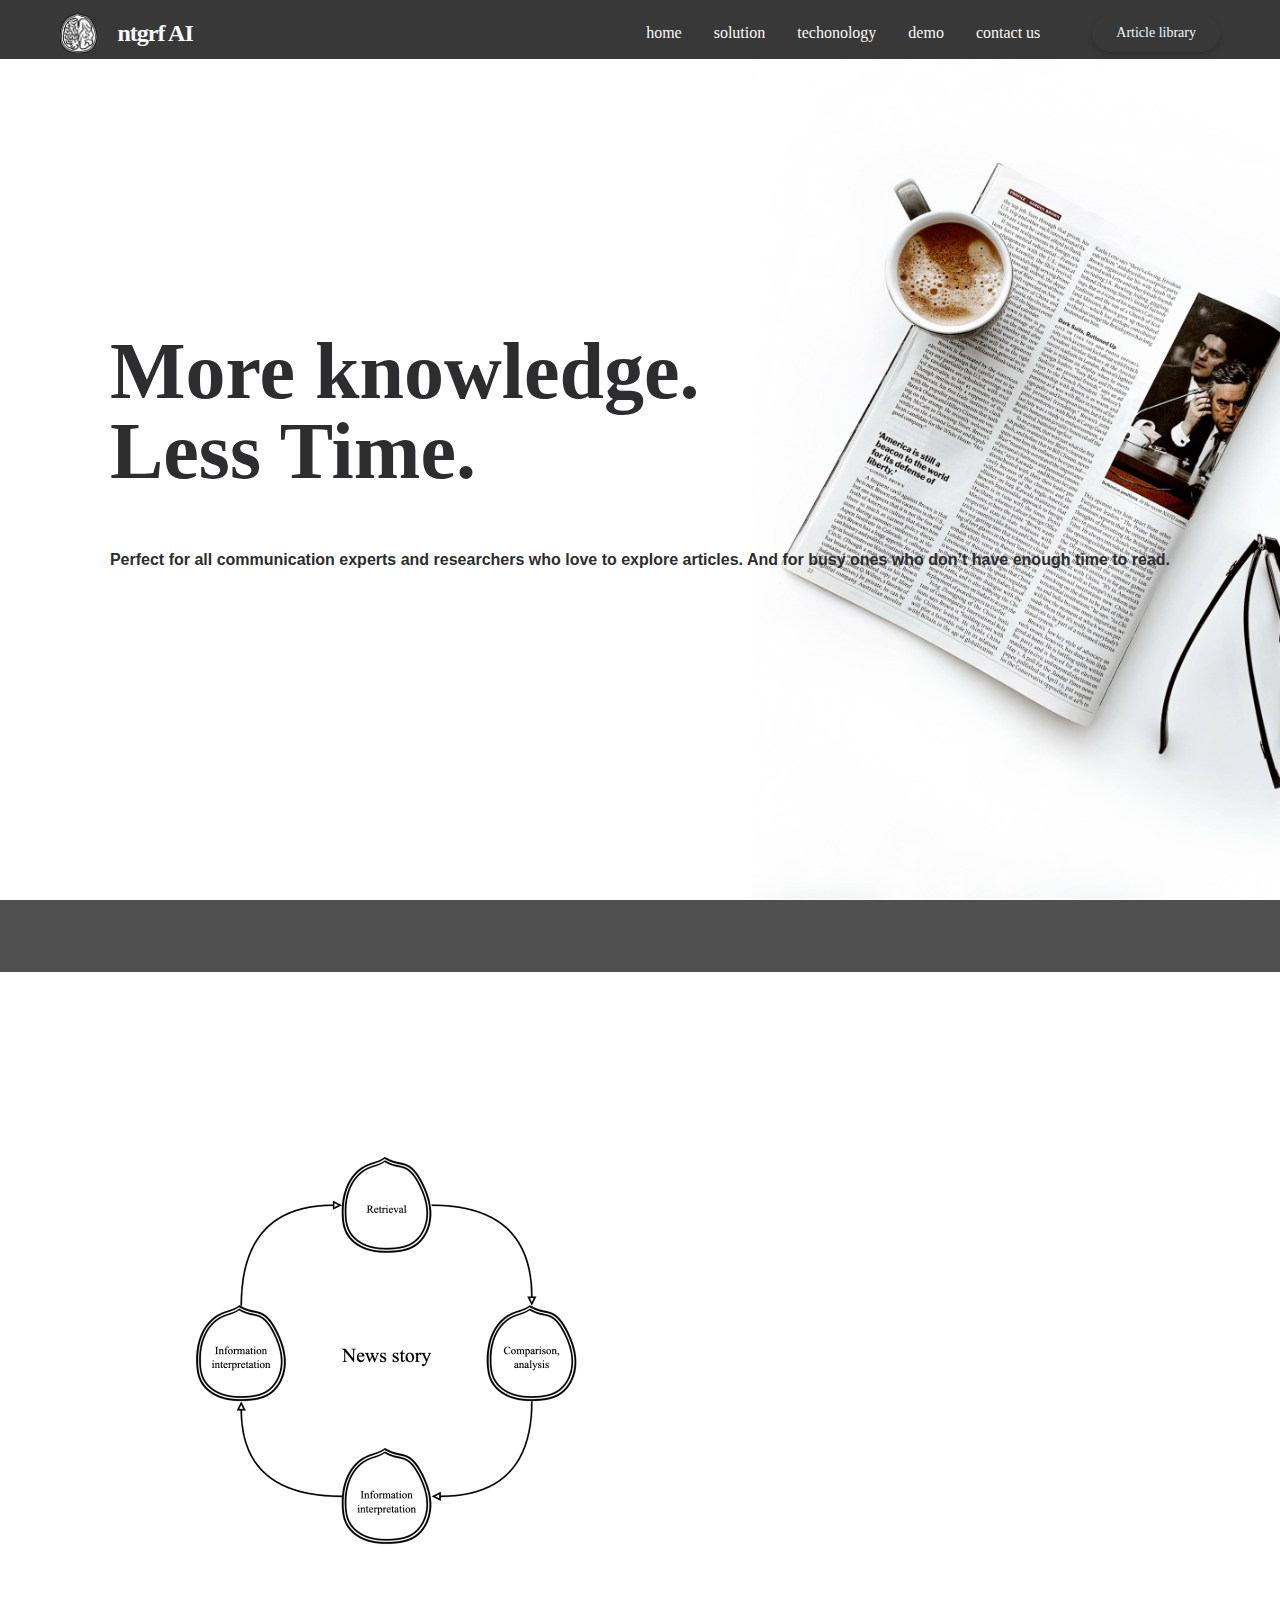
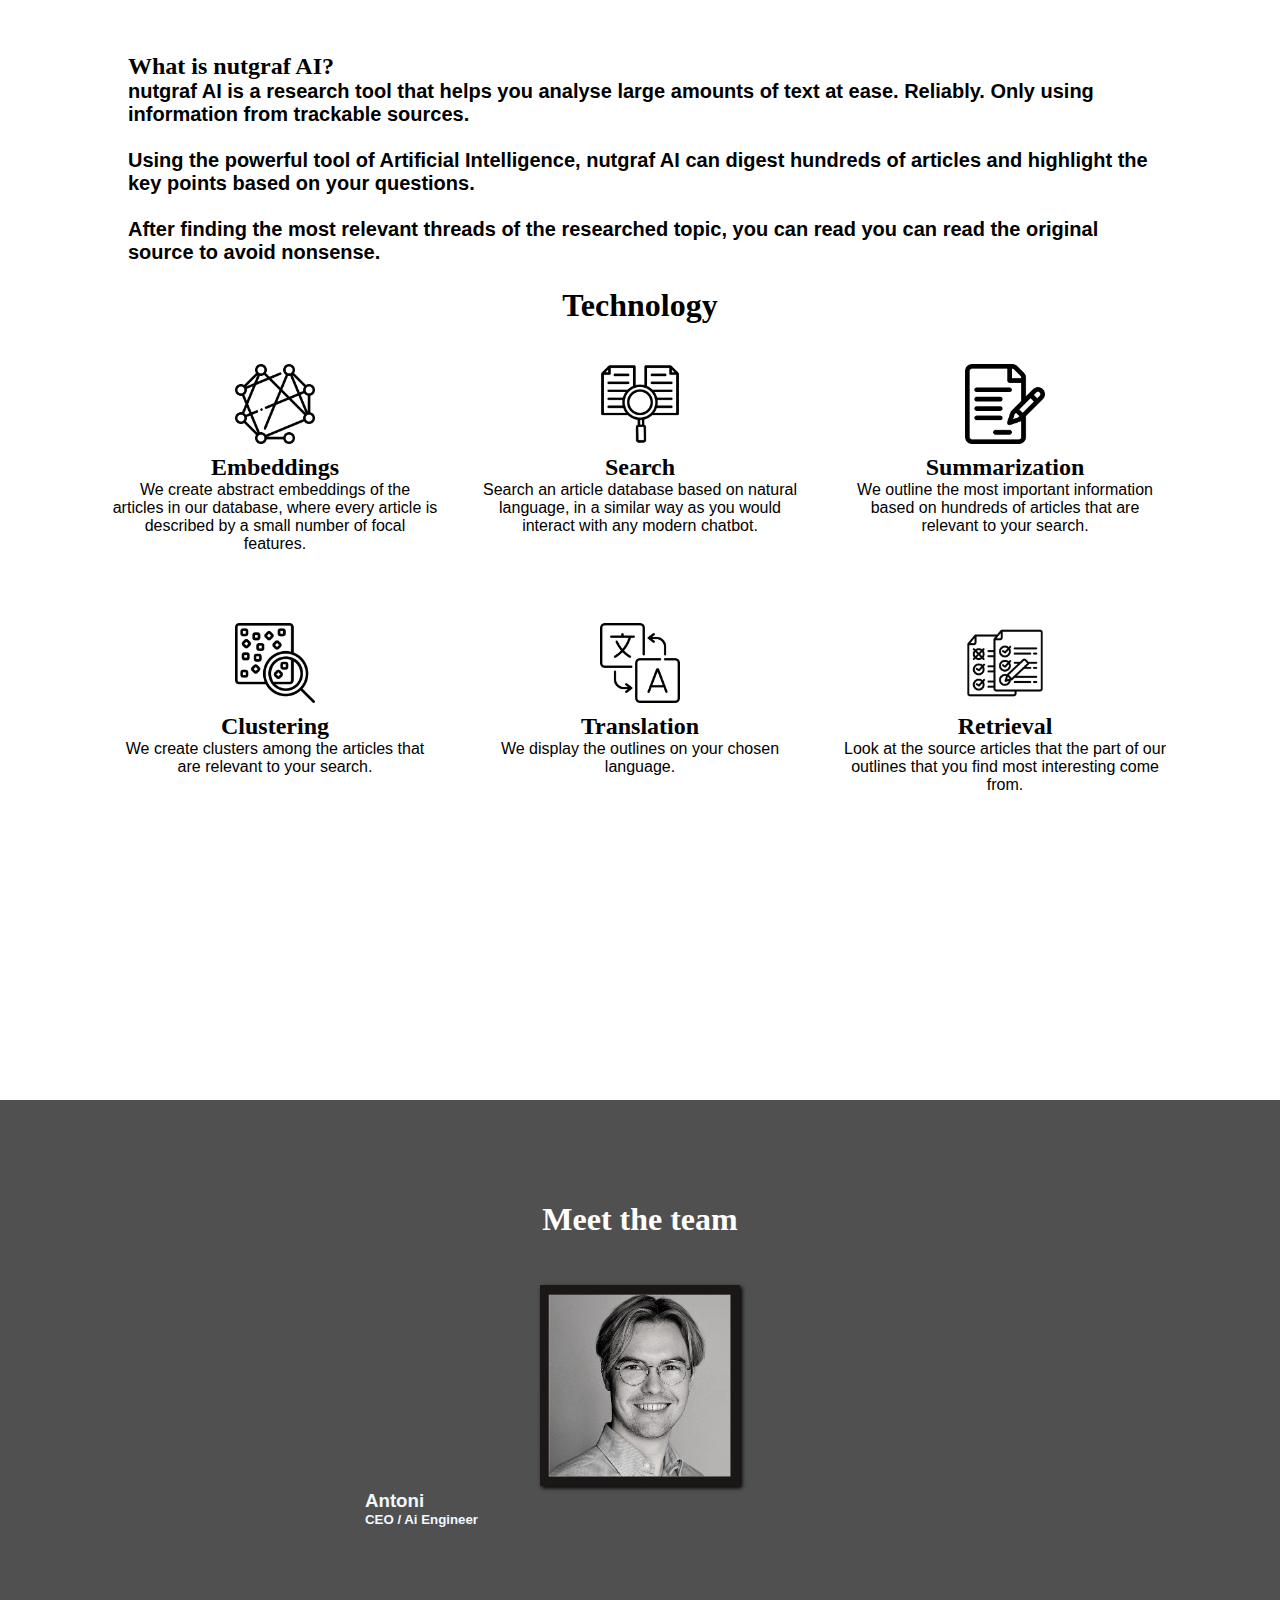
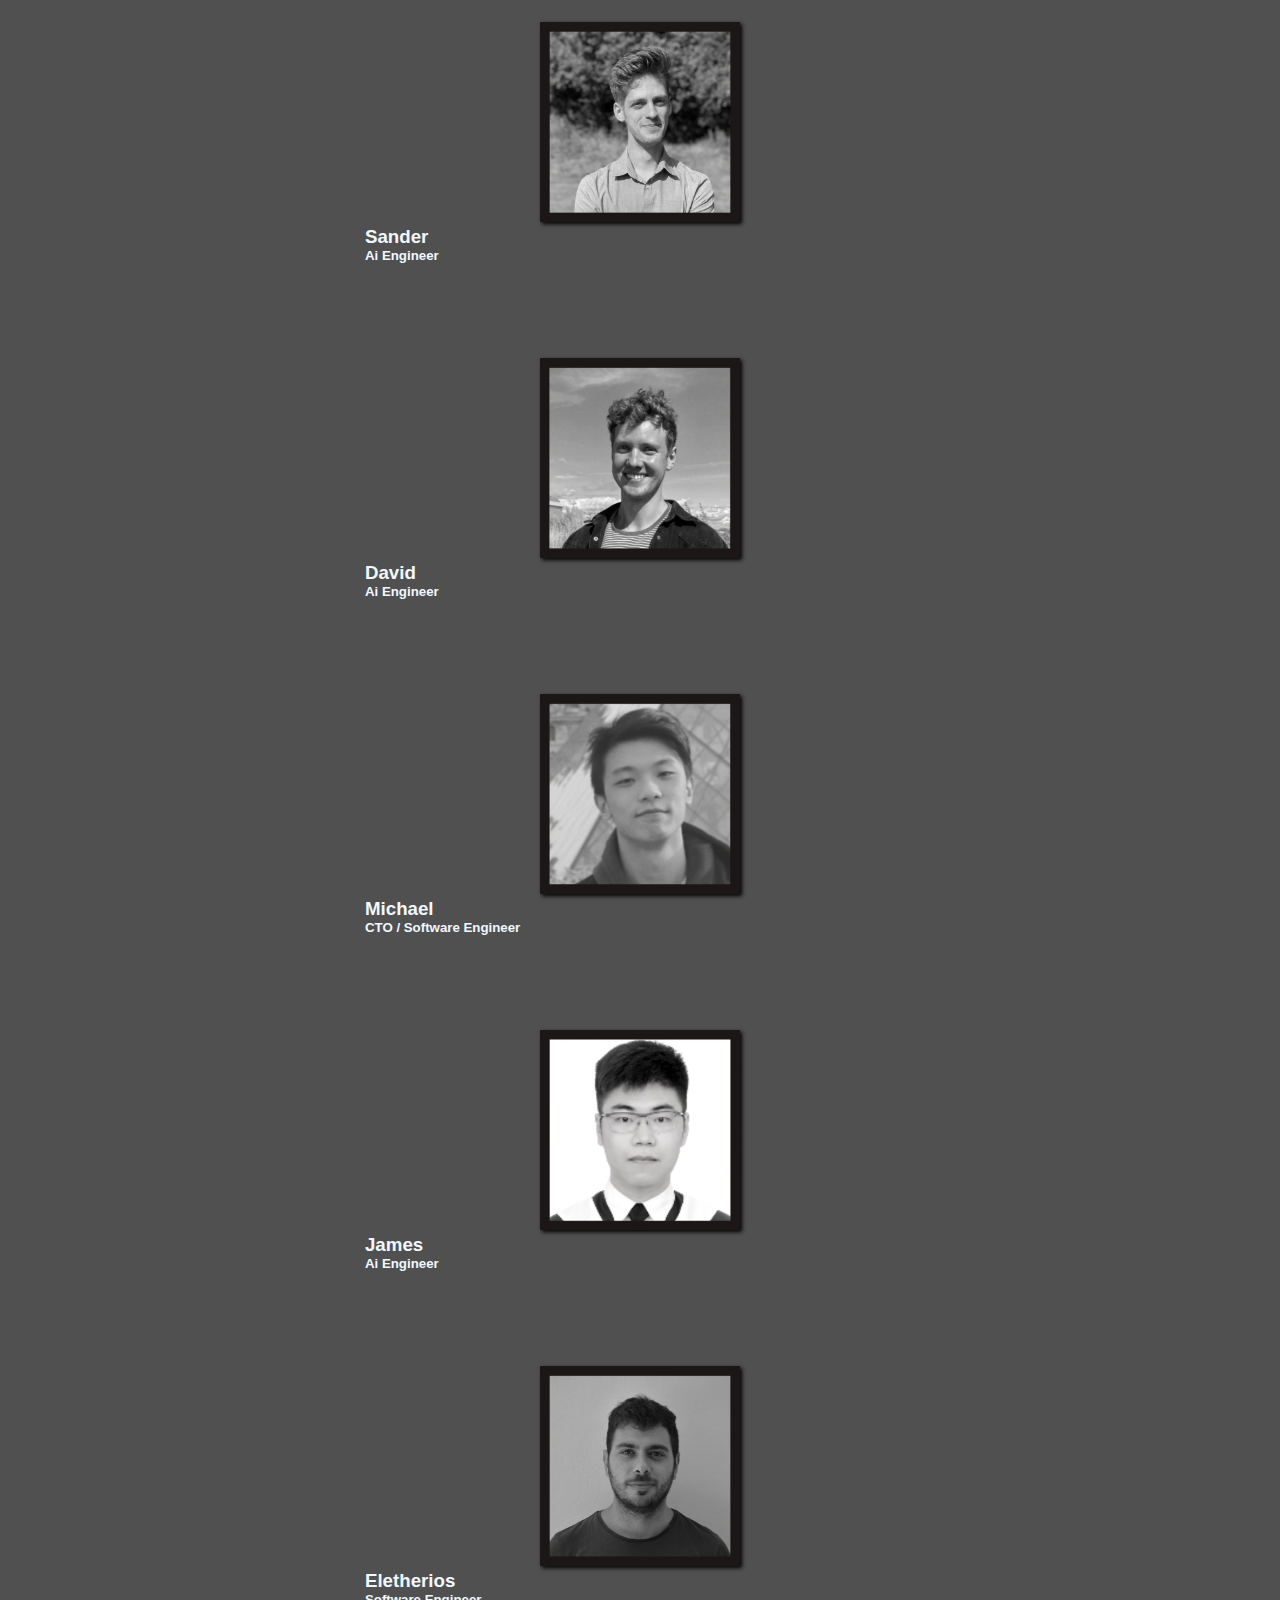
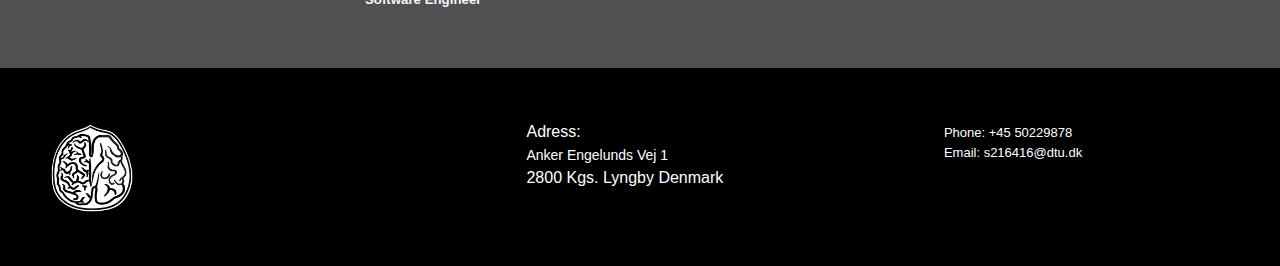
<file: index.html>
<!DOCTYPE html>
<html lang="en">

<head>
    <meta charset="UTF-8">
    <meta http-equiv="X-UA-Compatible" content="IE=edge">
    <meta name="viewport" content="width=device-width, initial-scale=1.0">

    <link href="https://cdn.jsdelivr.net/npm/bootstrap@5.3.0-alpha1/dist/css/bootstrap.min.css" rel="stylesheet"
        integrity="sha384-GLhlTQ8iRABdZLl6O3oVMWSktQOp6b7In1Zl3/Jr59b6EGGoI1aFkw7cmDA6j6gD" crossorigin="anonymous">





    <link rel="stylesheet" href="css/styling.css">
    <link rel="stylesheet" href="css/navbar_aritcles_page.css">

    <title>ntgrf AI</title>

    <link rel="stylesheet" href="css/section_problem.css">
    <link rel="stylesheet" href="css/section_about_us.css">
    <link rel="stylesheet" href="css/section_solution.css">
    <link rel="stylesheet" href="css/section_keyfeatures.css">
    <link rel="stylesheet" href="css/section_how_it_works.css">

    <link rel="stylesheet" href="css/footer.css">
    <link rel="stylesheet" href="css/what_is_nugraf.css">
    <link rel="stylesheet" href="css/techonogy.css">


</head>

<body>



    <header class="header" id="header">
        <nav class="navbar container ">
            <img src="Asset/Header/ntgrf_logo_transparent.png" class="logo_sm" alt="">
            <a href="#" class="brand">ntgrf AI</a>
            <div class="burger" id="burger">
                <span class="burger-line"></span>
                <span class="burger-line"></span>
                <span class="burger-line"></span>
            </div>
            <div class="menu" id="menu">
                <ul class="menu-inner">
                    <li class="menu-item"><a href="#section_welcome" class="menu-link">home</a></li>
                    <li class="menu-item"><a href="#section_what_is_nutgraf" class="menu-link">solution</a></li>
                    <li class="menu-item"><a href="#section_techonogy" class="menu-link">techonology</a>
                    </li>
                    <li class="menu-item"><a href="#section_solution" class="menu-link">demo</a></li>
                    <li class="menu-item"><a href="#section_about_us" class="menu-link">contact us</a></li>
                </ul>
            </div>
            <a href="pages/article_library.html" class="menu-block">Article library</a>
        </nav>
    </header>


    <section id="section_welcome">

        <div class="welcome_content row">

            <div class="welcome_text col">
                <h1>More knowledge.<br> Less Time.</h1>

                <h4>Perfect for all communication experts and researchers who love to explore articles. And for busy
                    ones who don’t have enough time to read. </h4>
            </div>

            <div class="welcome_image_container col">
                <!-- <img src="/Asset/A_welcome_section/welcome_image.png" class="welcome_image" alt=""> -->

            </div>
        </div>

    </section>


    <section id="section_what_is_nutgraf">
        <div class="top_trasition_bar"></div>

        <div class="what_is_nutgraf_content">


            <div class="what_is_nutgraf_container row">
                <div class="how_it_works_image_container col-md-6 col-sm-12">
                    <img src="Asset/H_What_is_nugraf/Workflow circle v2.jpg" class="" alt="">
                </div>

                <div class="how_it_works_text_section col-md-6 col-sm-12">
                    <div class="what_is_nutgraf_text_content">
                        <h2>
                            What is nutgraf AI?
                        </h2>
                        <h6>nutgraf AI is a research tool that helps you analyse large amounts of text at ease.
                            Reliably.
                            Only using information from trackable sources. <br> <br>

                            Using the powerful tool of Artificial Intelligence, nutgraf AI can digest hundreds of
                            articles
                            and highlight the key points based on your questions. <br> <br>

                            After finding the most relevant threads of the researched topic, you can read you can read
                            the
                            original source to avoid nonsense.</h6>
                    </div>
                </div>


            </div>
        </div>
    </section>


    <section id="section_techonogy">

        <div class="title_text">
            <h1>Technology</h1>
        </div>
        <div class="problem_content row">



            <div class="keyfeature_element col">
                <img src="Asset/G_How_it_works/nodes.png" alt="" class="keyfeatures_icon">
                <h2>Embeddings</h2>
                <h7>We create abstract embeddings of the articles in our database, where every article is described by a
                    small number of focal features.
                </h7>
            </div>

            <div class="keyfeature_element col">
                <img src="Asset/D_keyfeatuers/benchmarking.png" alt="" class="keyfeatures_icon">
                <h2>Search</h2>
                <h7>Search an article database based on natural language, in a similar way as you would interact with
                    any modern chatbot.</h7>
            </div>

            <div class="keyfeature_element col">
                <img src="Asset/D_keyfeatuers/contract.png" alt="" class="keyfeatures_icon">
                <h2>Summarization</h2>
                <h7>We outline the most important information based on hundreds of articles that are relevant to your
                    search.</h7>
            </div>
        </div>
        <div class="problem_content row">



            <div class="keyfeature_element col">
                <img src="Asset/D_keyfeatuers/cluster.png" alt="" class="keyfeatures_icon">
                <h2>Clustering</h2>
                <h7>We create clusters among the articles that are relevant to your search.
                </h7>
            </div>

            <div class="keyfeature_element col">
                <img src="Asset/G_How_it_works/translation.png" alt="" class="keyfeatures_icon">
                <h2>Translation</h2>
                <h7>We display the outlines on your chosen language.</h7>
            </div>

            <div class="keyfeature_element col">
                <img src="Asset/G_How_it_works/comparison.png" alt="" class="keyfeatures_icon">
                <h2>Retrieval</h2>
                <h7>Look at the source articles that the part of our outlines that you find most interesting come from.
                </h7>
            </div>
        </div>
    </section>

    <!-- <section id="section_how_it_works" class="how_it_works_content">
        <div class="title_text">
            <h1>How It Works</h1>

        </div>




        <div class="how_it_works_container row">
            <div class="how_it_works_text_section col-md-6 col-sm-12">
                <div class="how_it_works_text_content">
                    <h2>
                        Summarisation
                    </h2>
                    <h6>Summarize articles in a length of 100, 200, 500 or 1000 words and a
                        complexity level targeted to
                        an
                        expert, college student, teen or child.</h6>
                </div>
            </div>

            <div class="how_it_works_image_container col-md-6 col-sm-12">
                <img src="Asset/G_How_it_works/Summarisation.png" class="how_it_works_img" alt="">
            </div>
        </div>


        <div class="how_it_works_container row">
            <div class="how_it_works_image_container col-md-6 col-sm-12">
                <img src="Asset/G_How_it_works/classification.png" class="how_it_works_img" alt="">
            </div>
            <div class="how_it_works_text_section col-md-6 col-sm-12">
                <div class="how_it_works_text_content">
                    <h2>
                        Classification
                    </h2>
                    <h6>NTGRF finds out what the article is about and tells it in only a few keywords. Those keywords
                        describe the type of the article, the main topics, the country of origin and the source. </h6>
                </div>
            </div>


        </div>

        <div class="how_it_works_container row">
            <div class="how_it_works_text_section col-md-6 col-sm-12  ">
                <div class="how_it_works_text_content">
                    <h2>
                        Article Comparison
                    </h2>
                    <h6>can compare articles and uses distance measures to answer questions like: <br> <br>

                        - How similar is the article to “mainstream” articles about the topic <br>
                        - How similar are two selected articles to each other <br>
                        - What articles of the same topic are most contradicting to the selected one </h6>
                </div>
            </div>

            <div class="how_it_works_image_container col-md-6 col-sm-12 ">
                <img src="Asset/G_How_it_works/comparison.png" class="how_it_works_img" alt="">
            </div>
        </div>
        <div class="how_it_works_container row">
            <div class="how_it_works_image_container col-md-6 col-sm-12">
                <img src="Asset/G_How_it_works/translation.png" class="how_it_works_img" alt="">
            </div>
            <div class="how_it_works_text_section col-md-6 col-sm-12">
                <div class="how_it_works_text_content">
                    <h2>
                        Translate articles
                    </h2>
                    <h6>By the press of one button we can translate any article using AI techonlogy to make even more
                        accurate</h6>
                </div>
            </div>
            <div class="how_it_works_container row">
                <div class="how_it_works_text_section col-md-6 col-sm-12">
                    <div class=" how_it_works_text_content">
                        <h2>
                            Generate similar articles for other target groups
                        </h2>
                        <h6>NTGF allows to change the tone and the writing style of the article. Select a target group
                            like Linkedin followes 
                    </div>
                </div>

                <div class="how_it_works_image_container col-md-6 col-sm-12">
                    <img src="Asset/G_How_it_works/target.png" class="how_it_works_img" alt="">
                </div>
            </div>


    </section>



    <section id="section_problem">

        <div class="title_text">
            <h1>The problem</h1>
        </div>
        <div class="problem_content row">

            <div class="problem_element col">
                <img src="Asset/B_problem_section/information_overload.png" alt="">
                <h2>Information overload</h2>
                <h6>How to process complex information in limited time?</h6>
                <h7>In 2022 the average person spent <b>540 hours</b> on <b>1596 articles</b> (and fully read only
                    <b>300</b>of them).
                </h7>
            </div>

            <div class="problem_element col">
                <img src="Asset/B_problem_section/miss_information.png" alt="">
                <h2>Misinformation</h2>
                <h6>How to know if the information is "true"?</h6>
                <h7>People are more inclined to <b>spread misinformation</b> than the
                    truth, and more often than
                    automated bots.</h7>
            </div>

            <div class="problem_element col">
                <img src="Asset/B_problem_section/language_barrier.png" alt="">
                <h2>Language barriers</h2>
                <h6>How can I translate complex context related content to a language that I understand ? </h6>
                <h7>Languages an average person can speak in a lifetime: <b>2-4</b> </h7>
            </div>
        </div>


    </section> -->

    <!-- <Section id="section_solution" class="how_it_works_content">

        <div class="title_text">
            <h1>Demo</h1>
        </div>

        <div class="add_margin row">
            <div class="how_it_works_text_section col-md-6 col-sm-12">
                <div class="how_it_works_text_content">
                    <h2>
                        Todo: title Step 1
                    </h2>
                    <h6>Todo: Missing Text</h6>
                </div>

            </div>
            <div class="how_it_works_text_section col-md-6 col-sm-12">
                <img src="Asset/F_demo/demo_image_1.jpeg" width="660" alt="" class="demo_image">
            </div>
        </div>

        <div class="add_margin row">
            <div class="how_it_works_text_section col-md-6 col-sm-12">
                <img src="Asset/F_demo/demo_image_2.jpeg" width="660" alt="" class="demo_image">
            </div>
            <div class="how_it_works_text_section col-md-6 col-sm-12">

                <div class="how_it_works_text_content">
                    <h2>
                        Step: 2
                    </h2>
                    <h6>Summarize articles in a length of 100, 200, 500 or 1000 words and a
                        complexity level targeted to
                        an
                        expert, college student, teen or child.</h6>
                </div>

            </div>
        </div>
        <div class=" how_it_w row">
            <div class="how_it_works_text_section col-md-6 col-sm-12">
                <div class="how_it_works_text_content">
                    <h2>
                        Step: 3
                    </h2>
                    <h6>Summarize articles in a length of 100, 200, 500 or 1000 words and a
                        complexity level targeted to
                        an
                        expert, college student, teen or child.</h6>
                </div>
            </div>
            <div class="how_it_works_text_section col-md-6 col-sm-12">
                <img src="Asset/F_demo/demo_image_3.jpeg" width="660" alt="" class="demo_image">
            </div>
        </div>


    </Section> -->



    <section id="section_about_us">

        <div class="about_us_content">
            <div class="about_us_header_text">
                <h1>Meet the team</h1>
            </div>


            <div class="row">
                <div class="memberprofile col-sm-12 col-md-6 col-lg-4">
                    <div class="membercard">
                        <img src="Asset/E_About_us/Antoni.png" alt="" class="member_image">
                        <h3>Antoni</h3>
                        <h5>CEO / Ai Engineer</h5>
                    </div>
                </div>
                <div class="memberprofile col-sm-12 col-md-6 col-lg-4">
                    <div class="membercard">
                        <img src="Asset/E_About_us/Sander.png" alt="" class="member_image">
                        <h3>Sander</h3>
                        <h5>Ai Engineer</h5>
                    </div>
                </div>
                <div class="memberprofile col-sm-12 col-md-6 col-lg-4">
                    <div class="membercard"><img src="Asset/E_About_us/David.png" alt="" class="member_image">
                        <h3>David</h3>
                        <h5>Ai Engineer</h5>
                    </div>
                </div>
                <div class="memberprofile col-sm-12 col-md-6 col-lg-4">
                    <div class="membercard"><img src="Asset/E_About_us/Michael.png" alt="" class="member_image">
                        <h3>Michael</h3>
                        <h5>CTO / Software Engineer</h5>
                    </div>
                </div>

                <div class="memberprofile col-sm-12 col-md-6 col-lg-4">
                    <div class="membercard"><img src="Asset/E_About_us/James.png" alt="" class="member_image">
                        <h3>James</h3>
                        <h5>Ai Engineer</h5>
                    </div>
                </div>
                <div class="memberprofile col-sm-12 col-md-6 col-lg-4">
                    <div class="membercard">
                        <img src="Asset/E_About_us/Eletherios.png" alt="" class="member_image">
                        <h3>Eletherios</h3>
                        <h5>Software Engineer</h5>
                    </div>
                </div>


            </div>


        </div>



    </section>

    <footer class="footer-distributed section_footer">

        <div class="footer-left">

            <img style="height: 10vh;" src="Asset/Header/ntgrf_logo_transparent.png" alt=""></span>




        </div>

        <div class="footer-center">

            <div>

                <p>Adress: <span>Anker Engelunds Vej 1 </span> 2800 Kgs. Lyngby Denmark</p>
            </div>



        </div>

        <div class="footer-right">


            <p>Phone: +45 50229878</p>
            <p><a href="mailto:s216416@dtu.dk">Email: s216416@dtu.dk</a></p>


        </div>

    </footer>
    <script src="javascript/header.js"></script>
</body>

</html>
</file>
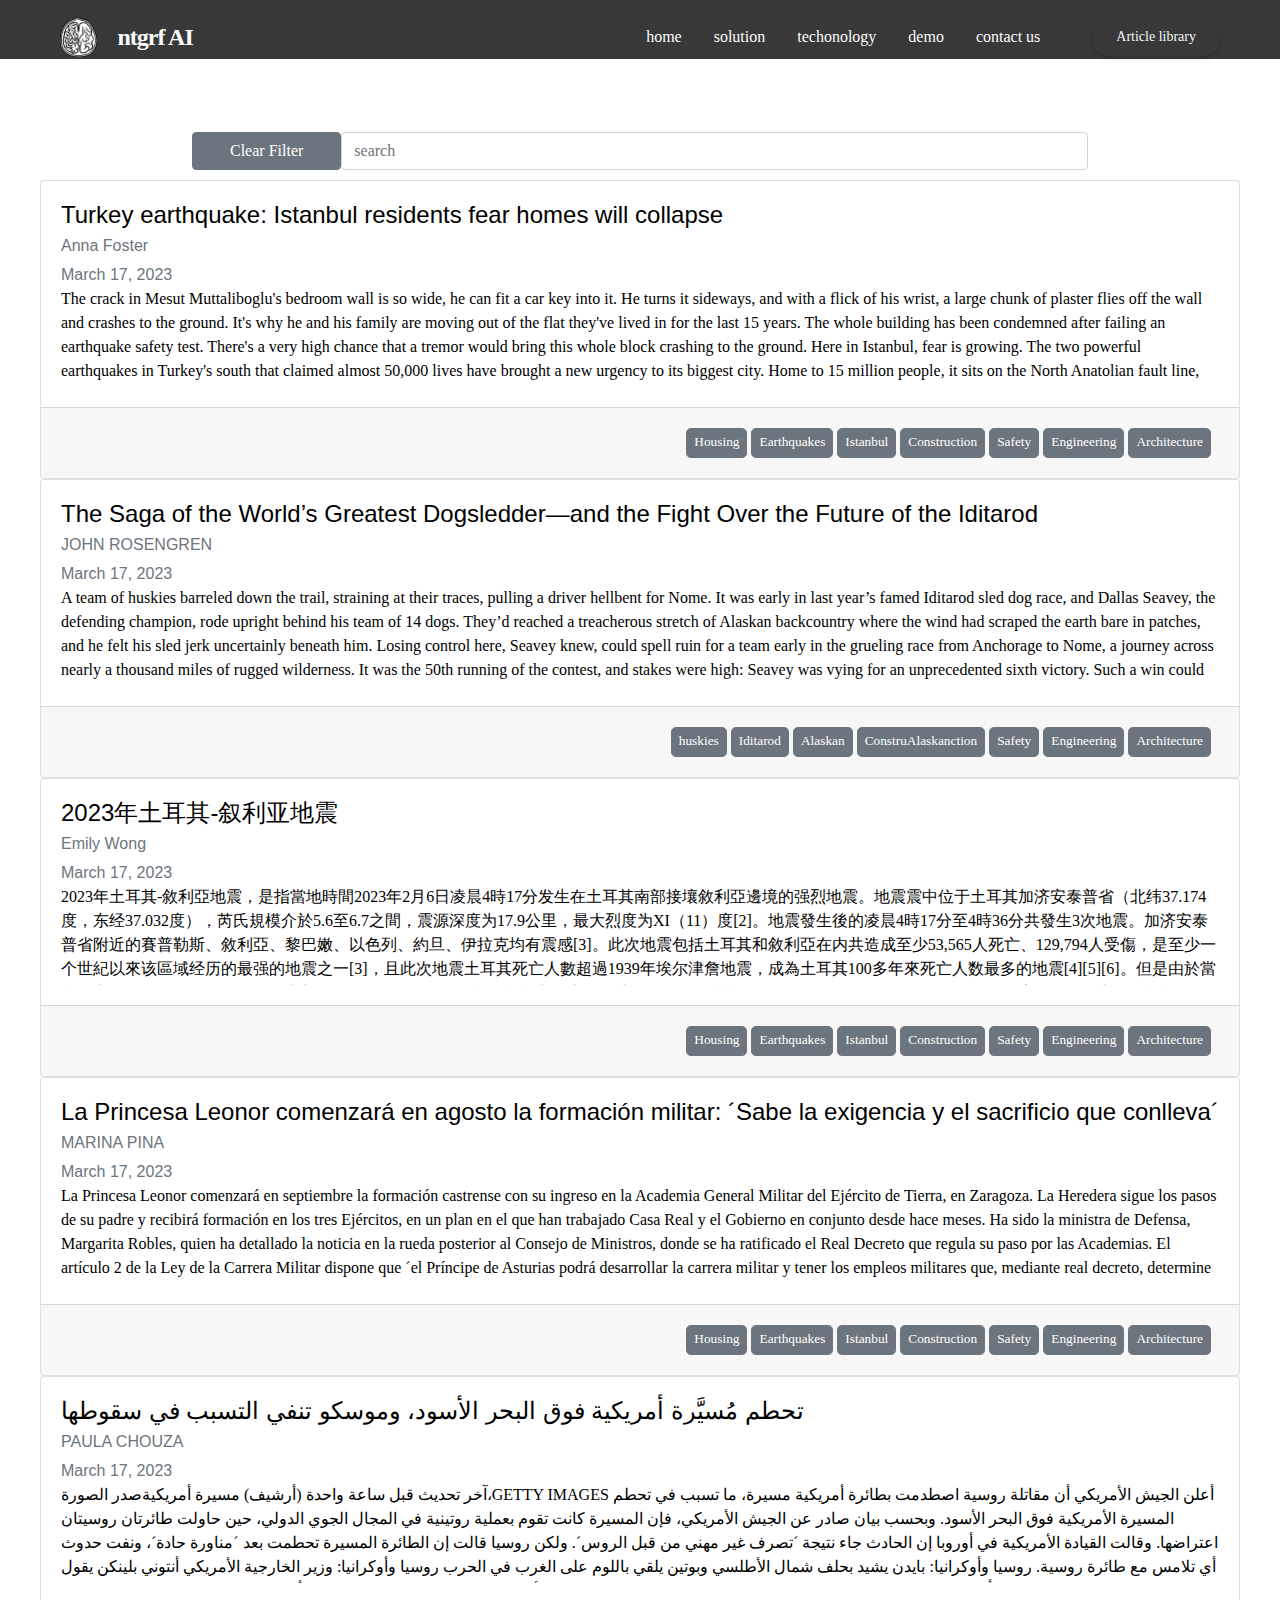
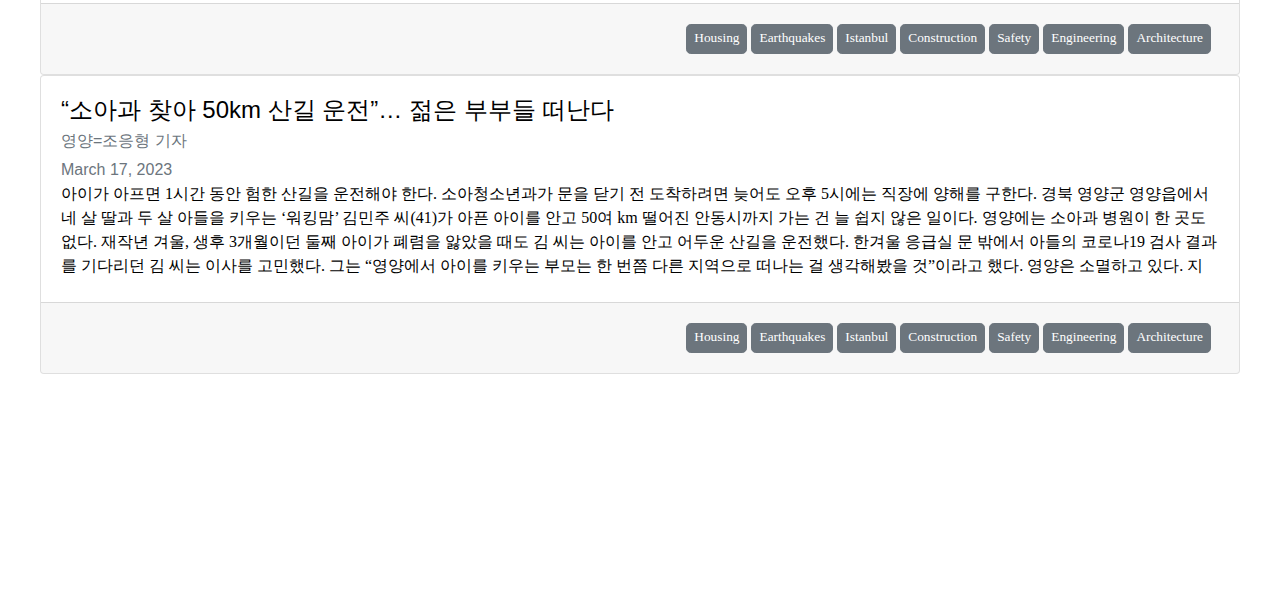
<file: pages/article_library.html>
<!DOCTYPE html>
<html lang="en">

<head>
    <meta charset="UTF-8">
    <meta http-equiv="X-UA-Compatible" content="IE=edge">
    <meta name="viewport" content="width=device-width, initial-scale=1.0">
    <link href="https://cdn.jsdelivr.net/npm/bootstrap@5.0.2/dist/css/bootstrap.min.css" rel="stylesheet"
        integrity="sha384-EVSTQN3/azprG1Anm3QDgpJLIm9Nao0Yz1ztcQTwFspd3yD65VohhpuuCOmLASjC" crossorigin="anonymous">

    <script src="//cdnjs.cloudflare.com/ajax/libs/jquery/2.1.3/jquery.min.js"></script>
    <link rel="stylesheet" href="https://maxcdn.bootstrapcdn.com/bootstrap/4.5.2/css/bootstrap.min.css">
    <script src="https://ajax.googleapis.com/ajax/libs/jquery/3.5.1/jquery.min.js"></script>
    <script src="https://cdnjs.cloudflare.com/ajax/libs/popper.js/1.16.0/umd/popper.min.js"></script>
    <script src="https://maxcdn.bootstrapcdn.com/bootstrap/4.5.2/js/bootstrap.min.js"></script>



    <link rel="stylesheet" href="../css/styling.css">
    <link rel="stylesheet" href="../css/navbar_aritcles_page.css">


    <link rel="stylesheet" href="../css/articles_page.css">


    <title>ntgrf AI</title>


</head>

<body>


    <header class="header" id="header">
        <nav class="navbar container ">
            <img src="../Asset/Header/ntgrf_logo_transparent.png" class="logo_sm" alt="">
            <a href="../index.html" class="brand">ntgrf AI</a>
            <div class="burger" id="burger">
                <span class="burger-line"></span>
                <span class="burger-line"></span>
                <span class="burger-line"></span>
            </div>
            <div class="menu" id="menu">
                <ul class="menu-inner">
                    <li class="menu-item"><a href="../index.html#section_welcome" class="menu-link">home</a></li>
                    <li class="menu-item"><a href="../index.html#section_what_is_nutgraf" class="menu-link">solution</a>
                    </li>
                    <li class="menu-item"><a href="../index.html#section_keyfeatures" class="menu-link">techonology</a>
                    </li>
                    <li class="menu-item"><a href="../index.html#section_solution" class="menu-link">demo</a></li>
                    <li class="menu-item"><a href="../index.html#section_about_us" class="menu-link">contact us</a>
                    </li>
                </ul>
            </div>
            <a href="../pages/article_library.html" class="menu-block">Article library</a>
        </nav>
    </header>



    <div class="form-outline search_bar row">
        <button type="button" class="btn btn-secondary col-2" onclick="clearfilter()">Clear Filter</button>
        <input type="search" id="search-input" class=" col-10 form-control" placeholder="search" aria-label="Search" />

    </div>




    <div class="row article_lib">
        <div id="articles-container" class="col-12"></div>


        <div id="inspect-article-container" class="container disabled">

            <div class="card mb-3 inspect_card">
                <div class="card-header bg-transparent ">
                    <h2 class="inspect_title">Title</h2>
                </div>
                <div class="card-body ">
                    <p class="inspect_text">Failed to load aritcle</p>
                </div>
                <div class="card-footer">
                    <div class="footer-left col-10">
                        <div id="tag-container" class=" bg-transparent inspect_tags"></div>
                    </div>
                    <div class="footer-right col-2">
                        <button type="button" class="btn btn-dark category_tag" onclick="go_to_article()">Read
                            more</button>
                    </div>
                </div>
            </div>

        </div>

    </div>




    <script src="../javascript/articles/articlesloader.js"></script>
    <script src="../javascript/header.js"></script>



</body>



</html>
</file>
<file: css/styling.css>
html,
body {
  margin: 0px;
  width: 100vw;
  overflow-x: hidden;
  font-family: serif,sans-serif,helvetica,arial;
  background-color: 	white ;
}
h1,h2 {
  font-family: serif,sans-serif,helvetica,arial !important;
}

h3,h4,h5,h6,h7,h8{
  font-family: Arial, Helvetica, sans-serif !important;
}



.welcome_text h1 {
  color: rgb(45, 45, 47);
  line-height: 80px;
  font-size: 80px;
}
.welcome_text h4 {
    color: rgb(45, 45, 47);
    margin-top: 60px;
}
#section_welcome{
    height: 100vh;
    width: 100vw;
    background-image: url("/Asset/A_welcome_section/ntgrf_bg_white_lowered.jpg");
    margin: 0%;
    padding: 0%;
    position: relative;
    background-repeat: no-repeat;
    background-size: cover;
  
    
    display: flex;           /* make the outer div a flex container */
  justify-content: center; /* center the inner div horizontally */
  align-items: center;     /* center the inner div vertically */
    
}

.welcome_content{
    margin: 1 auto;
    position: relative;
    padding-left: 4%;
    padding-right: 4%;
}

.welcome_text {
    display: flex;
    flex-direction: column;
    justify-content: center;
    text-align: left;
    height: 100vh;
    color: aliceblue;
    height: auto;
  }

  .welcome_image{
position: relative;
    top: 50%;
    left: 70%;
    transform: translate(-50%, -50%);
    height: auto;
    
  
  }

  @media screen  and (max-width: 1324px){
    .welcome_image_container{
display: none;
          }
  }




  .title_text {
    height: auto;
    max-width: 600px; /* adjust this value as needed */
    margin: 0 auto;
    margin-top: 4%;
    display: flex;
    flex-direction: column;
    justify-content: center;
    text-align: center

  }

  .add_margin{
    margin: 5%;
  }
</file>
<file: css/navbar_aritcles_page.css>
@import url("https://fonts.googleapis.com/css2?family=Rubik:wght@400;500;600;700&display=swap");
:root {
  --color-white-100: hsl(206, 5%, 98%);
  --color-white-200: hsl(206, 5%, 90%);
  --color-white-300: hsl(206, 5%, 80%);
  --color-white-400: hsl(206, 5%, 65%);
  --color-white-500: hsl(206, 5%, 50%);
  --color-white-600: hsl(206, 5%, 35%);
  --color-black-100: hsl(213, 20%, 9%);
  --color-black-200: hsl(213, 23%, 8%);
  --color-black-300: hsl(214, 21%, 6%);
  --color-black-400: hsl(210, 21%, 6%);
  --color-black-500: hsl(216, 22%, 4%);
  --color-black-600: hsl(220, 18%, 3%);
  --color-black-700: hsl(220, 27%, 2%);
  --color-black-800: hsl(180, 20%, 1%);
  --color-blue-100: hsl(214, 95%, 93%);
  --color-blue-200: hsl(213, 97%, 87%);
  --color-blue-300: hsl(212, 96%, 78%);
  --color-blue-400: hsl(213, 94%, 68%);
  --color-blue-500: hsl(217, 91%, 60%);
  --color-blue-600: hsl(221, 83%, 53%);
  --color-blue-700: hsl(224, 76%, 48%);
  --color-blue-800: hsl(226, 71%, 40%);
  --color-blue-900: hsl(224, 64%, 33%);
  --shadow-small: 0 1px 3px 0 rgba(0, 0, 0, 0.1),
     0 1px 2px 0 rgba(0, 0, 0, 0.06);
  --shadow-medium: 0 4px 6px -1px rgba(0, 0, 0, 0.1),
     0 2px 4px -1px rgba(0, 0, 0, 0.06);
  --shadow-large: 0 10px 15px -3px rgba(0, 0, 0, 0.1),
     0 4px 6px -2px rgba(0, 0, 0, 0.05);
}

*,
*::before,
*::after {
  padding: 0;
  margin: 0;
  box-sizing: border-box;
  list-style: none;
  list-style-type: none;
  text-decoration: none;
  -webkit-font-smoothing: antialiased;
  -moz-osx-font-smoothing: grayscale;
  text-rendering: optimizeLegibility;
}



a,
button {
  cursor: pointer;
  border: none;
  outline: none;
  user-select: none;
  background: none;
  box-shadow: none;
  text-decoration: none;
}


.header {
  position: fixed;
  top: 0;
  left: 0;
  z-index: 100;
  width: 100%;
  height: auto;
  margin: 0 auto;
  transition: all 0.35s ease;
  background: #383838;
  padding-top: 1%;
  padding-bottom: 0.5%;
}
.header.on-scroll {
  padding-top: 0%;
  background: var(--color-black-300);
  box-shadow: var(--shadow-medium);
}

.navbar {
  top:4px;
  display: flex;
  flex-direction: row;
  align-items: center;
  justify-content: flex-start;
  column-gap: 1.25rem;
  width: 100%;
  height: 4.25rem;
  margin: 0 auto;
  max-width: 75rem;
  height: auto;
  margin: 0 auto;
  padding: 0 1.25rem;
}

.brand {
  font-family: inherit;
  font-size: 1.5rem;
  font-weight: 600;
  line-height: 1.5;
  letter-spacing: -1px;
  color: var(--color-white-100);
}

.menu {
  position: fixed;
  top: -100%;
  left: 0;
  width: 100%;
  height: auto;
  padding: 4rem 0 3rem;
  overflow: hidden;
  background-color: var(--color-black-300);
  box-shadow: var(--shadow-medium);
  transition: all 0.4s ease-in-out;
}
.menu.is-active {
  top: 0;
  width: 100%;
  height: auto;
}
.menu-inner {
  display: flex;
  flex-direction: column;
  justify-content: center;
  align-items: center;
  row-gap: 1.25rem;
}
.menu-link {
  font-family: inherit;
  font-size: 1rem;
  font-weight: 500;
  line-height: 1.5;
  color: var(--color-white-100);
  transition: all 0.3s ease;
}
.menu-block {
  display: inline-block;
  font-family: inherit;
  font-size: 0.875rem;
  font-weight: 500;
  line-height: 1.25;
  user-select: none;
  white-space: nowrap;
  text-align: center;
  margin-left: auto;
  padding: 0.65rem 1.5rem;
  border-radius: 3rem;
  
  color: aliceblue;  
  background-color:#383838;
  box-shadow: var(--shadow-medium);
  transition: all 0.3s ease-in-out;
}


@media only screen and (min-width: 48rem) {
  .menu {
    position: relative;
    top: 0;
    width: auto;
    height: auto;
    padding: 0rem;
    margin-left: auto;
    background: none;
    box-shadow: none;
  }
  .menu-inner {
    display: flex;
    flex-direction: row;
    column-gap: 2rem;
    margin: 0 auto;
  }

  .menu-block {
    margin-left: 2rem;
  }
}

.burger {
  position: relative;
  display: block;
  cursor: pointer;
  user-select: none;
  order: -1;
  z-index: 10;
  width: 1.65rem;
  height: 1.15rem;
  border: none;
  outline: none;
  background: none;
  visibility: visible;
  transform: rotate(0deg);
  transition: 0.35s ease;
}
@media only screen and (min-width: 48rem) {
  .burger {
    display: none;
    visibility: hidden;
  }
}
.burger-line {
  position: absolute;
  display: block;
  left: 0;
  width: 100%;
  height: 2px;
  border: none;
  outline: none;
  opacity: 1;
  border-radius: 1rem;
  transform: rotate(0deg);
  background-color: var(--color-white-100);
  transition: 0.25s ease-in-out;
}
.burger-line:nth-child(1) {
  top: 0px;
}
.burger-line:nth-child(2) {
  top: 0.5rem;
  width: 70%;
}
.burger-line:nth-child(3) {
  top: 1rem;
}
.burger.is-active .burger-line:nth-child(1) {
  top: 0.5rem;
  transform: rotate(135deg);
}
.burger.is-active .burger-line:nth-child(2) {
  opacity: 0;
  visibility: hidden;
}
.burger.is-active .burger-line:nth-child(3) {
  top: 0.5rem;
  transform: rotate(-135deg);
}

.banner-column {
  position: relative;
  display: grid;
  align-items: center;
  row-gap: 3rem;
}
@media only screen and (min-width: 48rem) {
  .banner-column {
    grid-template-columns: repeat(2, minmax(0, 1fr));
    justify-content: center;
  }
}
@media only screen and (min-width: 64rem) {
  .banner-column {
    grid-template-columns: 1fr max-content;
    column-gap: 4rem;
    margin-top: 3rem;
  }
}
.banner-image {
  display: block;
  max-width: 18rem;
  height: auto;
  margin-top: 2rem;
  object-fit: cover;
  justify-self: center;
}
@media only screen and (min-width: 48rem) {
  .banner-image {
    order: 1;
    max-width: 20rem;
    height: auto;
  }
}
@media only screen and (min-width: 64rem) {
  .banner-image {
    max-width: 25rem;
    height: auto;
    margin-right: 5rem;
  }
}
.banner-inner {
  display: flex;
  flex-direction: column;
  align-items: flex-start;
  row-gap: 1.75rem;
}
.banner-links {
  position: absolute;
  top: 30%;
  right: 1.5rem;
  display: grid;
  justify-items: center;
  row-gap: 0.5rem;
  opacity: 0;
  visibility: hidden;
}
@media only screen and (min-width: 64rem) {
  .banner-links {
    opacity: 1;
    visibility: visible;
  }
}
.banner-links > * {
  font-size: 1.25rem;
  line-height: 1.25;
  color: var(--color-white-100);
}
.banner-links::before {
  position: absolute;
  content: "";
  top: -3rem;
  width: 4rem;
  height: 1.5px;
  transform: rotate(90deg);
  background: var(--color-white-100);
}
.banner-links::after {
  position: absolute;
  content: "";
  bottom: -3rem;
  width: 4rem;
  height: 2px;
  transform: rotate(90deg);
  background: var(--color-white-100);
}

.logo_sm{
  max-width: 500px;
  height: 40px;
}
</file>
<file: css/section_problem.css>
#section_problem{
    min-height: 100vh;
    width: 100vw;
    height: auto;
}





  .problem_content{
    position: relative;
    display: flex;
    justify-content: center;
 
  }

  .problem_element{
    max-width: 325px;
    height: auto;

  }
.problem_element{
    margin: 3%;
}
</file>
<file: css/section_about_us.css>
#section_about_us{
    width: 100vw;
    min-height: 100vh;
    padding: 1%;
    background-color: #505050;
    /* background: linear-gradient(rgba(0, 0, 0, 0.4), rgba(0, 0, 0, 0.9)),url("../Asset/E_About_us/background.jpg"); */
    position: relative;
    background-blend-mode: multiply;
}



.about_us_header_text{
    height: auto;
    max-width: 600px; /* adjust this value as needed */
    margin: 0 auto;
    margin-top: 10%;
    display: flex;
    flex-direction: column;
    justify-content: center;
    text-align: center;
    color:white;

}

.member_image {
    max-width: 200px;
    width: 100%;
    height: auto;
    box-shadow:2px 2px 4px #000000;

    }

.about_us_content{
        flex-direction: column;
        justify-content: center; 
        text-align: center;
        max-width: 70%; /* adjust this value as needed */
        margin: 0 auto;
    }

    .memberprofile{
        color:rgb(0, 0, 0);
        text-align: center;
    
        padding: 2%;
        
        display: flex;           /* make the outer div a flex container */
        justify-content: center; /* center the inner div horizontally */
        align-items: center;     /* center the inner div vertically */
    }

    .membercard{
        position: relatives;
        width: 70%;
        margin: 10px;
        text-align: center;       
        padding: 20px;


    }


    .membercard h3{
color: aliceblue;
text-align: left;

    }

    .membercard h5{
        color: aliceblue;
        text-align: left;
            }
</file>
<file: css/section_solution.css>
#section_solution{
    width: 100vw;
    min-height: 100vh;
    padding: 1%;
    background-size: cover;
    background-position: center center;
    position: relative;
    background-blend-mode: multiply;
}

.demo_image{
    max-width: 100%;
    height: auto;
}
</file>
<file: css/section_keyfeatures.css>
.keyfeatures_icon {
    width: 80px;
    height: 80px;
    display: flex;
    align-items: center;
    justify-content: center;
    margin: 10px auto;
  }
  
  .keyfeature_element {
    max-width: 325px;
    height: auto;
    margin: 30px 20px; /* add margin to top and bottom, and left and right */
    text-align: center;
  }
</file>
<file: css/section_how_it_works.css>
.how_it_works_img{

    width:200px;
    height: 200px;
    max-width: 500px;
    position: relative;
    -webkit-filter: grayscale(100%); /* Safari 6.0 - 9.0 */
    filter: grayscale(100%);
    filter: brightness(0.5) saturate(0%);
}

.how_it_works_content{
    min-width: 60vw;
    width: 80vw;
    padding: 10%;
    margin: 0 auto; /* center the div horizontally */
}

.how_it_works_text_content{
    margin: auto auto;
    padding: 20px;
    width: 100%;

}
.how_it_works_text_section{
    display: flex;
    justify-content: center;
    align-items: center;
    text-align: center;
   
    
}

.how_it_works_image_container{
    width: 50%;
    height: 100%;
    display: flex;
    justify-content: center;
    align-items: center;
    text-align: center;
}


.how_it_works_container{
    width: auto;
    height: auto;
margin: 20px;
margin-top: 2rem;
}
</file>
<file: css/footer.css>
@import url(https://fonts.googleapis.com/css?family=Open+Sans:400,500,300,700);



.section_footer {
  width: 100%;
  display: inline-block;
  background: #333;
  height: 22vh;
  text-align: center;
  font-size: 22px;
  font-weight: 700;
  text-decoration: underline;
}

.footer-distributed{
	background: rgb(0, 0, 0);
	box-shadow: 0 1px 1px 0 rgba(0, 0, 0, 0.12);
	box-sizing: border-box;
	width: 100%;
	text-align: left;
	font: bold 16px sans-serif;
	padding: 55px 50px;
}

.footer-distributed .footer-left,
.footer-distributed .footer-center,
.footer-distributed .footer-right{
	display: inline-block;
	vertical-align: top;
}

/* Footer left */

.footer-distributed .footer-left{
	width: 40%;
}

/* The company logo */

.footer-distributed h3{
	color:  #ffffff;
	font: normal 36px;
	margin: 0;
}

.footer-distributed h3 span{
	color:  lightseagreen;
}

/* Footer links */

.footer-distributed .footer-links{
	color:  #ffffff;
	margin: 20px 0 12px;
	padding: 0;
}

.footer-distributed .footer-links a{
	display:inline-block;
	line-height: 1.8;
  font-weight:400;
	text-decoration: none;
	color:  inherit;
}

.footer-distributed .footer-company-name{
	color:  #222;
	font-size: 14px;
	font-weight: normal;
	margin: 0;
}

/* Footer Center */

.footer-distributed .footer-center{
	width: 35%;
}

.footer-distributed .footer-center i{
	background-color:  #33383b;
	color: #ffffff;
	font-size: 25px;
	width: 38px;
	height: 38px;
	border-radius: 50%;
	text-align: center;
	line-height: 42px;
	margin: 10px 15px;
	vertical-align: middle;
}

.footer-distributed .footer-center i.fa-envelope{
	font-size: 17px;
	line-height: 38px;
}

.footer-distributed .footer-center p{
	display: inline-block;
	color: #ffffff;
  font-weight:400;
	vertical-align: middle;
	margin:0;
}

.footer-distributed .footer-center p span{
	display:block;
	font-weight: normal;
	font-size:14px;
	line-height:2;
}

.footer-distributed .footer-center p a{
	color:  lightseagreen;
	text-decoration: none;;
}

.footer-distributed .footer-links a:before {
  content: "|";
  font-weight:300;
  font-size: 20px;
  left: 0;
  color: #fff;
  display: inline-block;
  padding-right: 5px;
}

.footer-distributed .footer-links .link-1:before {
  content: none;
}

/* Footer Right */

.footer-distributed .footer-right{
	width: 20%;
}
.footer-right p{
	color: white;
	line-height: 20px;

	font-size: 13px;
	font-weight: normal;
	margin: 0;
}


.footer-right a{
	color: white;
	line-height: 20px;

	font-size: 13px;
	font-weight: normal;
	margin: 0;
}
.footer-distributed .footer-company-about{
	line-height: 20px;
	color:  #92999f;
	font-size: 13px;
	font-weight: normal;
	margin: 0;
}

.footer-distributed .footer-company-about span{
	display: block;
	color:  #ffffff;
	font-size: 14px;
	font-weight: bold;
	margin-bottom: 20px;
}

.footer-distributed .footer-icons{
	margin-top: 25px;
}

.footer-distributed .footer-icons a{
	display: inline-block;
	width: 35px;
	height: 35px;
	cursor: pointer;
	background-color:  #33383b;
	border-radius: 2px;

	font-size: 20px;
	color: #ffffff;
	text-align: center;
	line-height: 35px;

	margin-right: 3px;
	margin-bottom: 5px;
}

/* If you don't want the footer to be responsive, remove these media queries */

@media (max-width: 880px) {

	.footer-distributed{
		font: bold 14px sans-serif;
	}

	.footer-distributed .footer-left,
	.footer-distributed .footer-center,
	.footer-distributed .footer-right{
		display: block;
		width: 100%;
		margin-bottom: 40px;
		text-align: center;
	}

	.footer-distributed .footer-center i{
		margin-left: 0;
	}

}
.logo{
  height: 10vh;
  width: 10vh;
}
</file>
<file: css/what_is_nugraf.css>
#section_what_is_nutgraf {
    width: 100vw;
    height: 100vh;
  }
  
  .top_trasition_bar {
    width: 100vw;
    height: 8vh;
    position: relative;
    background-color:#505050;
    position: absolute;
  }
  
  .what_is_nutgraf_content {
    height: 100vh;
    display: flex;
    flex-direction: column;
    justify-content: center;
    text-align: left;
    margin: 0 auto;
  }
  
  .what_is_nutgraf_text_content {
    text-align: left;
  }
  
  .what_is_nutgraf_container {
    width: 80vw;
    margin: 0 auto;
  }
  
  .how_it_works_image_container {
    display: flex;
    justify-content: center;
    align-items: center;
  }
  
  .how_it_works_img {
    max-width: 100%;
    height: auto;
  }
  
  .what_is_nutgraf_text_content h6{
    font-size: 20px;
  }
</file>
<file: css/techonogy.css>
#section_techonogy{
    min-width: 100vw;
    min-height: 100vh;
padding-top: 2.25rem;
    padding: auto;
}
</file>
<file: css/articles_page.css>
a {
  color: black;
  text-decoration: none important;
}
body{
  padding-top: 100px;
}

.card-body{
    overflow: hidden;
    text-overflow: ellipsis;
    height: auto;
min-width: 30vw;
  }
  
  #articles-container{
  width: 70%;
  margin: auto;
  transition: width 2s;

  
  }

  .basic{
    position: relative;
    display: flex;
    justify-content: center;
  }

  .article_card{
    margin: 20px;
  }

  .card-text{
    max-height:100px ;
    overflow: hidden;
  }

  .search_bar{
    margin-top: 2rem;
    width: 70vw;
    margin-left: auto;
    margin-right: auto;
  }



  .date_text{
    width: auto;
  }

  .card-footer {
    display: flex;
    justify-content: space-between;
    align-items: center;
    flex-wrap: wrap ;
    flex-direction: row;
    max-height: 100px;
    overflow: scroll;

  }
  
  .footer-left {
    display: flex;
    align-items: center;
  }
  
  .footer-left p {
    margin-right: 10px;
  }
  
  .footer-right {
    display: flex;
    align-items: center;
  }
  
  .footer-right span {
    margin-left: 10px;
  }

  .catergory_tag{
    margin: 1px;
    width: auto;
    height: auto;
    font-size: 12px;
   
  }

  .card{
    max-height: fit-content;
  }
#tag-container{
  margin: 6px;

}

  #inspect-article-container{

  }


.article_lib{
 margin: 10px;     
}

.disabled {
  pointer-events: none;
  opacity: 0;
}

.inspect_text{
  max-height: 60vh;
  overflow: scroll;
}

.inspect_card{
  position: sticky;
  top: 4rem;
  height: 90vh  ;
 
  
}

.category_tag{
  margin: 2px;
  height: 30px;
  width: auto;
  font-size: smaller;
  padding: 3px;
  padding-left: 7px;
  padding-right: 7px;
}
</file>
